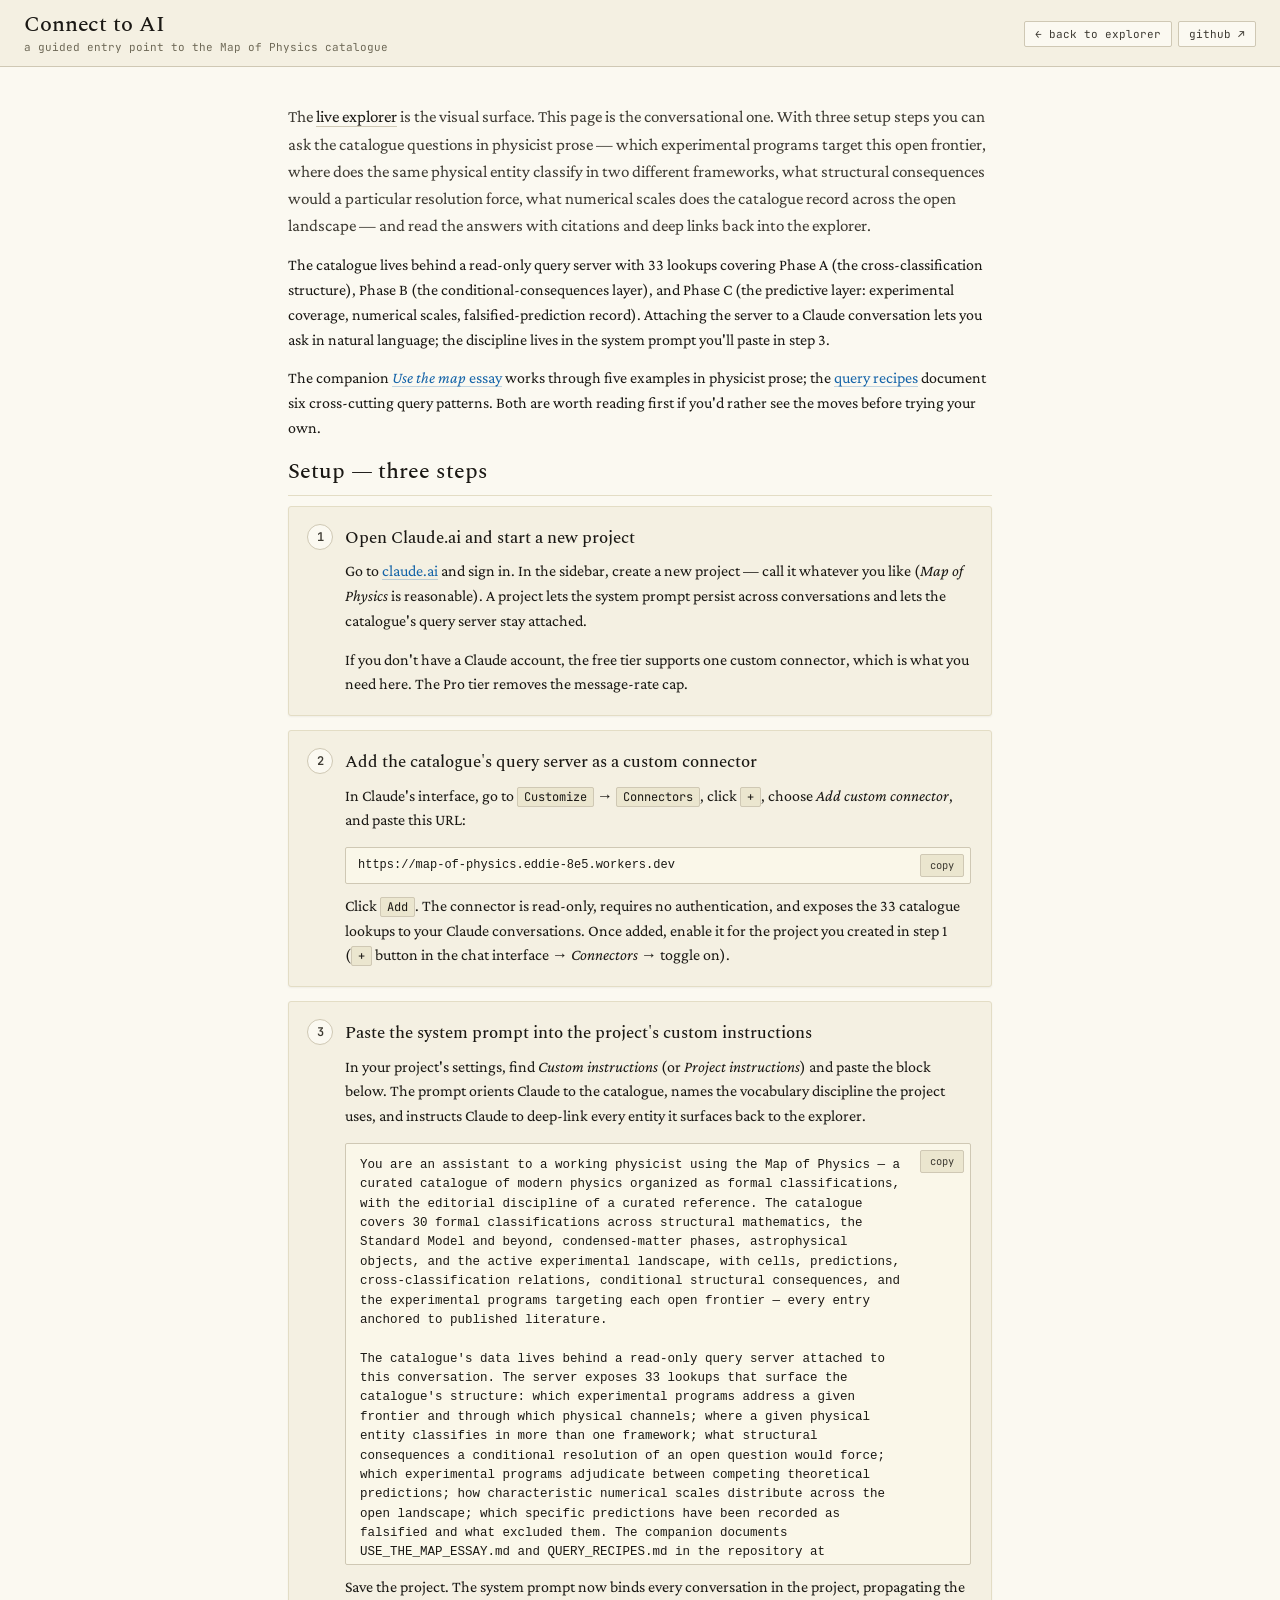
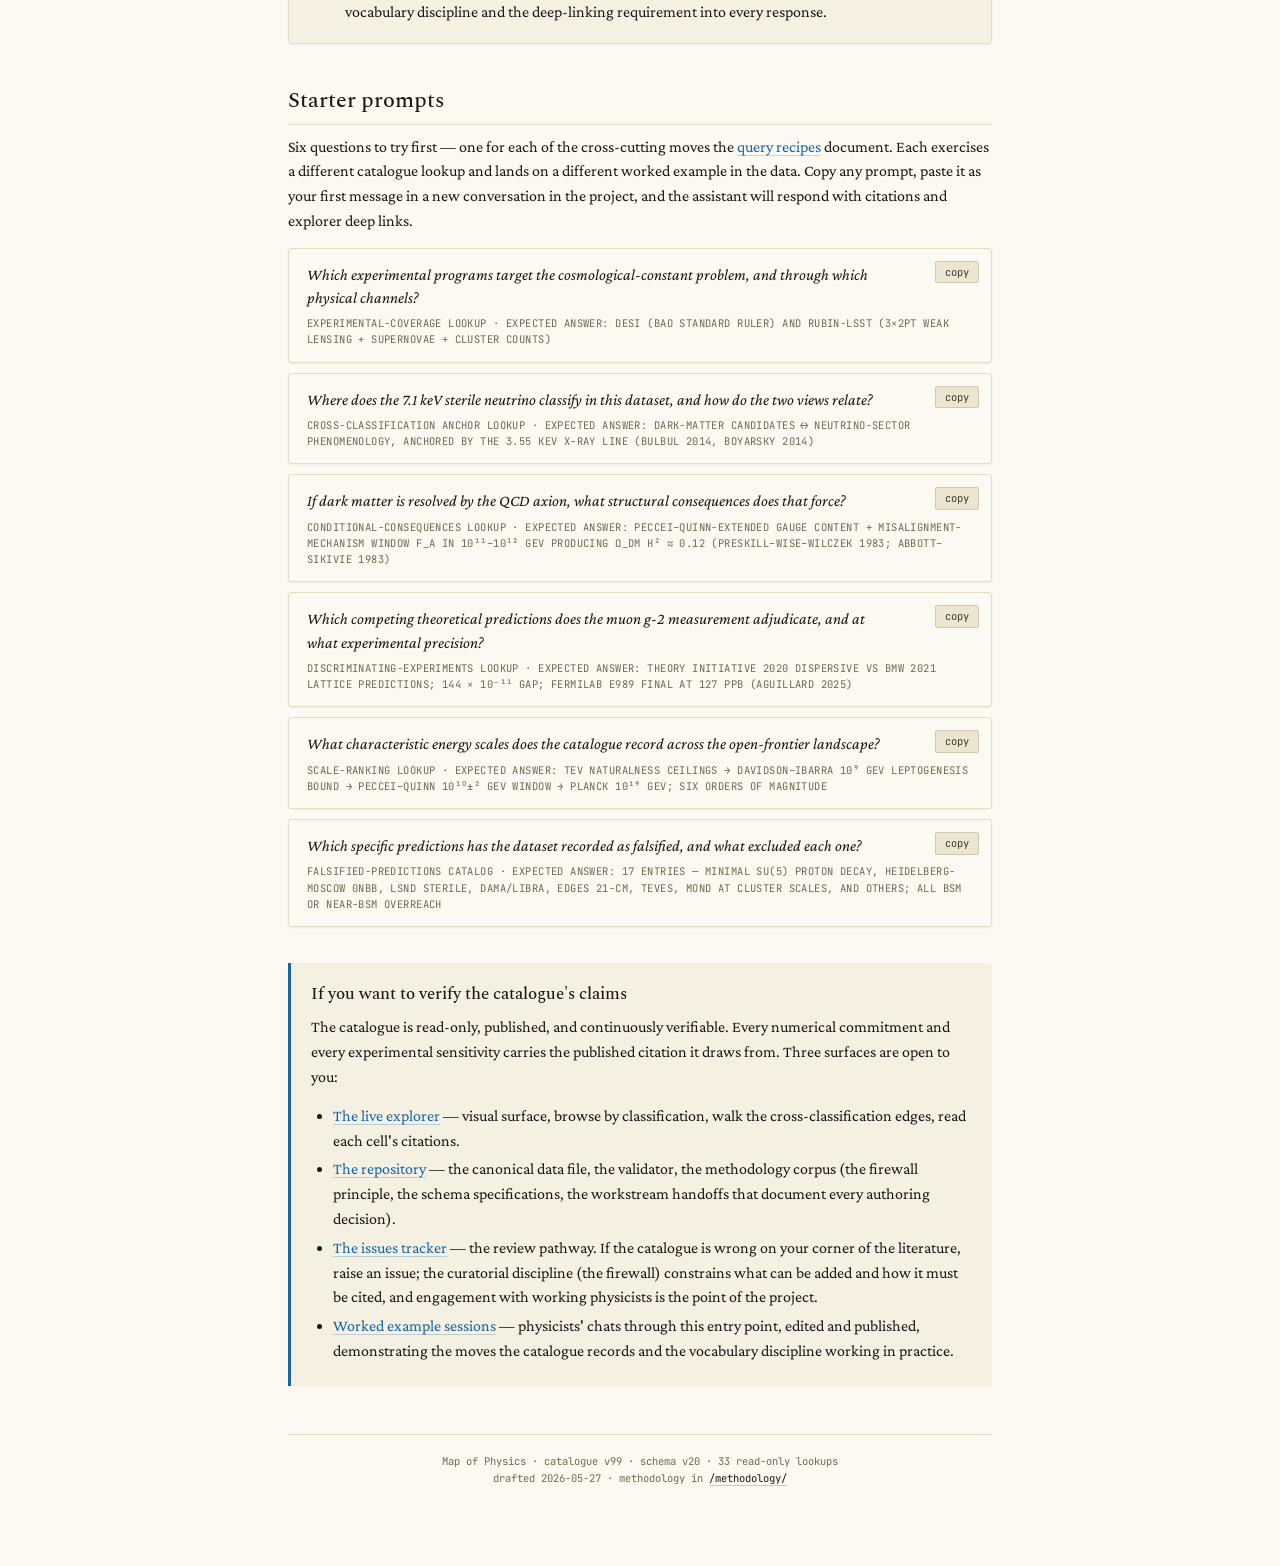
<file: explorer/ask-the-map.html>
<!DOCTYPE html>
<html lang="en">
<head>
<meta charset="UTF-8">
<meta name="viewport" content="width=device-width, initial-scale=1.0">
<title>Connect to AI — Map of Physics</title>
<link rel="preconnect" href="https://fonts.googleapis.com">
<link rel="preconnect" href="https://fonts.gstatic.com" crossorigin>
<link href="https://fonts.googleapis.com/css2?family=Crimson+Pro:ital,wght@0,300;0,400;0,500;0,600;0,700;1,400&family=JetBrains+Mono:wght@400;500;600;700&family=Spectral:ital,wght@0,300;0,400;0,500;0,600;0,700;1,400&display=swap" rel="stylesheet">
<style>
:root {
  --ink: #1a1814; --ink-soft: #3d3a32; --ink-mute: #6e6957; --ink-faint: #a09a85;
  --paper: #fbf9f1; --paper-2: #f4f0e2; --paper-3: #ebe6cf; --paper-4: #e0d9bd;
  --rule: #cfc8b4; --rule-soft: #e3ddc5;
  --accent: #8b1a1a;
  --struct: #1564A8; --hybrid: #B8860B; --phen: #2E7D5B;
  --shadow-soft: 0 1px 0 rgba(26,24,20,0.04), 0 4px 14px rgba(26,24,20,0.06);
  --shadow-tile: 0 1px 2px rgba(26,24,20,0.05);
}
*, *::before, *::after { box-sizing: border-box; }
html, body { margin: 0; padding: 0; }
body {
  font-family: 'Crimson Pro', Georgia, serif;
  color: var(--ink); background: var(--paper);
  font-size: 16px; line-height: 1.55;
  -webkit-font-smoothing: antialiased;
}
.mono { font-family: 'JetBrains Mono', monospace; }

/* ============== Masthead ============== */
header.masthead {
  background: var(--paper-2);
  border-bottom: 1px solid var(--rule);
  padding: 12px 24px 10px;
  display: flex; align-items: center; justify-content: space-between;
  gap: 16px; flex-wrap: wrap;
}
.title-block { display: flex; flex-direction: column; gap: 0; min-width: 0; }
.title-block h1 {
  margin: 0; font-family: 'Spectral', serif;
  font-weight: 500; font-size: 22px; letter-spacing: -0.005em;
  color: var(--ink); line-height: 1.15;
}
.title-block .subtitle {
  font-family: 'JetBrains Mono', monospace;
  font-size: 11px; color: var(--ink-mute); margin-top: 2px;
}
.header-actions { display: flex; gap: 6px; align-items: center; flex-wrap: wrap; }
.btn-ghost {
  font-family: 'JetBrains Mono', monospace;
  font-size: 11px; padding: 5px 10px;
  background: var(--paper); border: 1px solid var(--rule);
  color: var(--ink-soft); cursor: pointer; border-radius: 2px;
  text-decoration: none; line-height: 1.3;
  display: inline-block;
}
.btn-ghost:hover { background: var(--paper-3); border-color: var(--ink-mute); color: var(--ink); }

/* ============== Main ============== */
main {
  max-width: 760px;
  margin: 0 auto;
  padding: 36px 28px 80px;
}
h2 {
  font-family: 'Spectral', serif;
  font-weight: 500; font-size: 22px; letter-spacing: -0.003em;
  color: var(--ink); margin: 40px 0 10px;
  padding-bottom: 6px; border-bottom: 1px solid var(--rule-soft);
}
h2:first-of-type { margin-top: 0; }
h3 {
  font-family: 'Spectral', serif;
  font-weight: 500; font-size: 17px;
  color: var(--ink); margin: 22px 0 8px;
}
p { margin: 0 0 14px; }
p.lede {
  font-size: 17px; line-height: 1.6;
  color: var(--ink-soft);
}
a { color: var(--struct); text-decoration: none; border-bottom: 1px solid rgba(21,100,168,0.25); }
a:hover { border-bottom-color: var(--struct); }
a.plain { color: var(--ink); border-bottom-color: var(--rule); }
a.plain:hover { border-bottom-color: var(--ink); }

/* ============== Setup steps ============== */
.steps {
  list-style: none; padding: 0; margin: 0;
  counter-reset: step;
}
.step {
  counter-increment: step;
  padding: 18px 20px 18px 56px;
  background: var(--paper-2);
  border: 1px solid var(--rule-soft);
  border-radius: 3px;
  margin-bottom: 14px;
  position: relative;
  box-shadow: var(--shadow-tile);
}
.step::before {
  content: counter(step);
  position: absolute; left: 18px; top: 17px;
  width: 26px; height: 26px;
  border-radius: 50%;
  background: var(--paper);
  border: 1px solid var(--rule);
  font-family: 'JetBrains Mono', monospace;
  font-size: 12px; font-weight: 600;
  color: var(--ink-soft);
  display: flex; align-items: center; justify-content: center;
}
.step h3 { margin-top: 0; }
.step p:last-child { margin-bottom: 0; }

/* ============== Code blocks (URLs, system prompt) ============== */
.code-block {
  position: relative;
  background: #faf7e9;
  border: 1px solid var(--rule);
  border-radius: 2px;
  margin: 10px 0;
  font-family: 'JetBrains Mono', monospace;
  font-size: 12.5px;
  line-height: 1.55;
  color: var(--ink);
  overflow: hidden;
}
.code-block pre {
  margin: 0;
  padding: 12px 60px 12px 14px;
  white-space: pre-wrap;
  word-break: break-word;
  max-height: 420px;
  overflow-y: auto;
}
.code-block.inline pre {
  padding: 8px 60px 8px 12px;
  white-space: nowrap;
  overflow-x: auto;
  font-size: 12px;
}
.btn-copy {
  position: absolute; top: 6px; right: 6px;
  font-family: 'JetBrains Mono', monospace;
  font-size: 10.5px; padding: 4px 9px;
  background: var(--paper-3); border: 1px solid var(--rule);
  color: var(--ink-soft); cursor: pointer; border-radius: 2px;
  line-height: 1.2;
  transition: background 0.12s, color 0.12s;
}
.btn-copy:hover { background: var(--paper-4); color: var(--ink); }
.btn-copy.copied { background: var(--phen); color: var(--paper); border-color: var(--phen); }

/* ============== Starter prompts ============== */
.starters { list-style: none; padding: 0; margin: 0; }
.starter {
  background: var(--paper);
  border: 1px solid var(--rule-soft);
  border-radius: 3px;
  padding: 14px 18px;
  margin-bottom: 10px;
  position: relative;
  box-shadow: var(--shadow-tile);
}
.starter .q {
  font-family: 'Crimson Pro', Georgia, serif;
  font-style: italic;
  font-size: 16px;
  color: var(--ink);
  padding-right: 80px;
  line-height: 1.45;
}
.starter .what {
  font-family: 'JetBrains Mono', monospace;
  font-size: 10.5px;
  color: var(--ink-mute);
  margin-top: 6px;
  text-transform: uppercase;
  letter-spacing: 0.04em;
}
.starter .btn-copy {
  top: 12px;
  right: 12px;
}

/* ============== Footer / verify-the-claims ============== */
.verify {
  margin-top: 36px;
  padding: 18px 20px;
  background: var(--paper-2);
  border-left: 3px solid var(--struct);
  border-radius: 0 3px 3px 0;
}
.verify h3 { margin-top: 0; }
.verify p:last-child { margin-bottom: 0; }
.verify ul { margin: 8px 0 0; padding-left: 22px; }
.verify li { margin-bottom: 4px; }

footer.colophon {
  margin-top: 48px;
  padding-top: 18px;
  border-top: 1px solid var(--rule-soft);
  font-family: 'JetBrains Mono', monospace;
  font-size: 10.5px;
  color: var(--ink-mute);
  text-align: center;
  line-height: 1.6;
}

/* ============== Inline emphasis ============== */
.kbd {
  font-family: 'JetBrains Mono', monospace;
  font-size: 12px;
  padding: 1px 6px;
  background: var(--paper-3);
  border: 1px solid var(--rule);
  border-radius: 2px;
  color: var(--ink);
}

@media (max-width: 560px) {
  main { padding: 24px 18px 60px; }
  .step { padding: 14px 16px 14px 48px; }
  .step::before { left: 14px; top: 14px; }
  .starter .q { padding-right: 0; }
  .starter .btn-copy { position: static; margin-top: 8px; }
}
</style>
</head>
<body>

<header class="masthead">
  <div class="title-block">
    <h1>Connect to AI</h1>
    <div class="subtitle">a guided entry point to the Map of Physics catalogue</div>
  </div>
  <div class="header-actions">
    <a class="btn-ghost" href="./Map_v34_explorer.html">← back to explorer</a>
    <a class="btn-ghost" href="https://github.com/causaldynamicsemergent-gif/periodic-table-of-physics" target="_blank" rel="noopener">github ↗</a>
  </div>
</header>

<main>

<p class="lede">The <a class="plain" href="./Map_v34_explorer.html">live explorer</a> is the visual surface. This page is the conversational one. With three setup steps you can ask the catalogue questions in physicist prose — which experimental programs target this open frontier, where does the same physical entity classify in two different frameworks, what structural consequences would a particular resolution force, what numerical scales does the catalogue record across the open landscape — and read the answers with citations and deep links back into the explorer.</p>

<p>The catalogue lives behind a read-only query server with 33 lookups covering Phase A (the cross-classification structure), Phase B (the conditional-consequences layer), and Phase C (the predictive layer: experimental coverage, numerical scales, falsified-prediction record). Attaching the server to a Claude conversation lets you ask in natural language; the discipline lives in the system prompt you'll paste in step 3.</p>

<p>The companion <a href="https://github.com/causaldynamicsemergent-gif/periodic-table-of-physics/blob/main/methodology/USE_THE_MAP_ESSAY.md" target="_blank" rel="noopener"><i>Use the map</i> essay</a> works through five examples in physicist prose; the <a href="https://github.com/causaldynamicsemergent-gif/periodic-table-of-physics/blob/main/methodology/QUERY_RECIPES.md" target="_blank" rel="noopener">query recipes</a> document six cross-cutting query patterns. Both are worth reading first if you'd rather see the moves before trying your own.</p>

<h2>Setup — three steps</h2>

<ol class="steps">

  <li class="step">
    <h3>Open Claude.ai and start a new project</h3>
    <p>Go to <a href="https://claude.ai" target="_blank" rel="noopener">claude.ai</a> and sign in. In the sidebar, create a new project — call it whatever you like (<i>Map of Physics</i> is reasonable). A project lets the system prompt persist across conversations and lets the catalogue's query server stay attached.</p>
    <p>If you don't have a Claude account, the free tier supports one custom connector, which is what you need here. The Pro tier removes the message-rate cap.</p>
  </li>

  <li class="step">
    <h3>Add the catalogue's query server as a custom connector</h3>
    <p>In Claude's interface, go to <span class="kbd">Customize</span> → <span class="kbd">Connectors</span>, click <span class="kbd">+</span>, choose <i>Add custom connector</i>, and paste this URL:</p>
    <div class="code-block inline" data-copy-target="mcp-url">
      <pre id="mcp-url">https://map-of-physics.eddie-8e5.workers.dev</pre>
      <button class="btn-copy" data-copy-from="mcp-url">copy</button>
    </div>
    <p>Click <span class="kbd">Add</span>. The connector is read-only, requires no authentication, and exposes the 33 catalogue lookups to your Claude conversations. Once added, enable it for the project you created in step 1 (<span class="kbd">+</span> button in the chat interface → <i>Connectors</i> → toggle on).</p>
  </li>

  <li class="step">
    <h3>Paste the system prompt into the project's custom instructions</h3>
    <p>In your project's settings, find <i>Custom instructions</i> (or <i>Project instructions</i>) and paste the block below. The prompt orients Claude to the catalogue, names the vocabulary discipline the project uses, and instructs Claude to deep-link every entity it surfaces back to the explorer.</p>
    <div class="code-block" data-copy-target="system-prompt">
      <pre id="system-prompt">You are an assistant to a working physicist using the Map of Physics — a curated catalogue of modern physics organized as formal classifications, with the editorial discipline of a curated reference. The catalogue covers 30 formal classifications across structural mathematics, the Standard Model and beyond, condensed-matter phases, astrophysical objects, and the active experimental landscape, with cells, predictions, cross-classification relations, conditional structural consequences, and the experimental programs targeting each open frontier — every entry anchored to published literature.

The catalogue's data lives behind a read-only query server attached to this conversation. The server exposes 33 lookups that surface the catalogue's structure: which experimental programs address a given frontier and through which physical channels; where a given physical entity classifies in more than one framework; what structural consequences a conditional resolution of an open question would force; which experimental programs adjudicate between competing theoretical predictions; how characteristic numerical scales distribute across the open landscape; which specific predictions have been recorded as falsified and what excluded them. The companion documents USE_THE_MAP_ESSAY.md and QUERY_RECIPES.md in the repository at https://github.com/causaldynamicsemergent-gif/periodic-table-of-physics work through these moves with citations.

When the physicist asks a question:

1. Identify which catalogue lookups answer it. The natural mapping: "which programs target X" → the experimental-coverage lookup; "where else does X classify" → the cross-classification edge lookup; "if X is resolved, what's forced" → the conditional-consequences lookup; "what's the range of values for X" → the scale-ranking lookup; "what falsified entries are recorded" → the prediction search filtered to falsified status. Use multiple lookups in one response when the question naturally chains across them.

2. Quote the catalogue's citation strings verbatim. The dataset carries long descriptive citations including the source-value phrase the literature uses; reproduce them as the catalogue records them rather than paraphrasing. Quantitative values come with uncertainty and a direction (lower bound, upper bound, two-sided central value, or a structurally-exact value) — preserve that distinction in your answer.

3. Translate the catalogue's internal field names into physicist-natural prose before presenting. The dataset records "resolves" relations between experimental programs and their targets; surface these as "experimental coverage" or "X targets Y through channel Z". The dataset records "if_real_implies" conditional structure on open frontiers; surface these as "if real, this would force…" or "the structural consequences would be…". Internal categorical values like "exclusion_only: true" or "bound_direction: lower" become "sets an upper / lower bound" or "bounds-setting (rather than measurement-discriminating)" in your prose. Never reproduce internal field names verbatim unless you are explicitly walking the physicist through how to invoke a query themselves.

4. Avoid software-event verbs. The catalogue lookups do not "fire," "hit," or "return null." When a lookup returns no results, the empty return is often informative — the curators have encoded a structural fact by leaving the relevant collection empty. The neutrino mass-ordering example is canonical: no competing point predictions exist because nature has fixed the parameter, so the discriminating-experiments lookup returns nothing, and that emptiness is the answer. Surface this honestly: "the catalogue records no competing point predictions on this target — the experimental programs converge on a shared parameter through orthogonal channels" rather than "the tool returned empty."

5. Every response that surfaces a specific cell, open frontier, candidate-foundational program, experimental program, cross-classification edge, or formal classification MUST include a deep link to the live explorer where the entity lives. The chat is the prose layer; the explorer is the visualization layer; the deep link is the bridge between them, and physicists rely on the bridge to verify the prose against the visualized record. The live explorer is at https://causaldynamicsemergent-gif.github.io/periodic-table-of-physics/explorer/Map_v34_explorer.html with the following deep-link patterns:
   - Cell within a classification: #/fc/&lt;fc-id&gt;/&lt;cell-id&gt; — e.g. #/fc/neutrino-sector-phenomenology/cell-nu-mass-hierarchy
   - Open frontier, candidate-foundational program, or experimental program: #/discourse/&lt;node-id&gt; — e.g. #/discourse/strong-cp-problem, #/discourse/muon-g-2-continuation
   - Cross-classification edge: #/edge/&lt;edge-id&gt; — e.g. #/edge/edge-xc-dm-derives-nu-sector-partial
   - Formal classification (whole tile): #/fc/&lt;fc-id&gt; — e.g. #/fc/dark-matter-candidates
When you cite a quantitative scale, link to the cell or carrier that holds it. When you cite an experimental program's sensitivity, link to the experimental-program node. When you describe a cross-classification anchor between two views of the same physical entity, link to the cross-classification edge. Never name an entity in prose without also giving the reader the click that takes them to it.

Worked-example pattern: if the physicist asks "which programs target the strong-CP problem," a response in the right shape names both resolver programs in prose, gives each a deep link, and offers a follow-up: "The catalogue records two experimental programs targeting the strong-CP problem from complementary directions. The axion-haloscope network (ADMX, HAYSTAC, MADMAX, ABRACADABRA, DMRadio) directly searches for the axion the Peccei–Quinn mechanism introduces, reaching g_aγγ ≲ 10⁻¹⁵ GeV⁻¹ across the active mass coverage — [explorer link to #/discourse/axion-haloscope-network]. Next-generation EDM searches at PSI (n2EDM) bound the residual θ̄ via the Crewther–DiVecchia–Veneziano–Witten relation, targeting |d_n| ≲ 10⁻²⁷ e·cm — [explorer link to #/discourse/edm-program]. The two channels probe the same Peccei–Quinn resolution from opposite ends: one measures the new particle the mechanism introduces, the other bounds the order parameter the mechanism is supposed to relax. The frontier itself, with both resolvers listed: [explorer link to #/discourse/strong-cp-problem]. Would you like the conditional consequences this resolution would force?"

6. Maintain the physicist-to-physicist register throughout. Spell out author names — Davidson–Ibarra, Crewther–DiVecchia–Veneziano–Witten, Bulbul, Boyarsky, Aguillard, Aliberti — rather than abbreviating. Use the units the literature uses (GeV, M_sun, e·cm, log₁₀ where the source value is logarithmic). Render symbolic mathematics with inline math notation where natural (m_s, η_B, θ̄, g_aγγ, a_μ). Treat the reader as a colleague who will follow up by reading the citations.

The catalogue's discipline — what the project calls the firewall — constrains what can be claimed. A quantitative value is admitted only when the literature anchors it; a per-program competing prediction is admitted only when the relevant theoretical program publishes the specific point value; an experimental sensitivity is admitted only when the program's design report or proposal anchors the figure. When the answer would require committing to a number or relation the catalogue does not record, say so explicitly: the catalogue records what is published; absence is meaningful; the literature beyond the catalogue is the next move for the reader.

Current substrate state (verifiable via the catalogue's server-info lookup): canonical data version v99, schema v20, 30 formal classifications, 484 cells, 19 experimental programs, 40 experimental-coverage entries, 14 conditional-consequences carriers, 288 quantitative scales, 17 falsified predictions, 22 glossary entries. The dataset advances continuously; verify with server-info if your answer depends on a count.</pre>
      <button class="btn-copy" data-copy-from="system-prompt">copy</button>
    </div>
    <p>Save the project. The system prompt now binds every conversation in the project, propagating the vocabulary discipline and the deep-linking requirement into every response.</p>
  </li>

</ol>

<h2>Starter prompts</h2>

<p>Six questions to try first — one for each of the cross-cutting moves the <a href="https://github.com/causaldynamicsemergent-gif/periodic-table-of-physics/blob/main/methodology/QUERY_RECIPES.md" target="_blank" rel="noopener">query recipes</a> document. Each exercises a different catalogue lookup and lands on a different worked example in the data. Copy any prompt, paste it as your first message in a new conversation in the project, and the assistant will respond with citations and explorer deep links.</p>

<ol class="starters">

  <li class="starter">
    <div class="q">Which experimental programs target the cosmological-constant problem, and through which physical channels?</div>
    <div class="what">experimental-coverage lookup · expected answer: DESI (BAO standard ruler) and Rubin-LSST (3×2pt weak lensing + supernovae + cluster counts)</div>
    <button class="btn-copy" data-copy-text="Which experimental programs target the cosmological-constant problem, and through which physical channels?">copy</button>
  </li>

  <li class="starter">
    <div class="q">Where does the 7.1 keV sterile neutrino classify in this dataset, and how do the two views relate?</div>
    <div class="what">cross-classification anchor lookup · expected answer: dark-matter candidates ↔ neutrino-sector phenomenology, anchored by the 3.55 keV X-ray line (Bulbul 2014, Boyarsky 2014)</div>
    <button class="btn-copy" data-copy-text="Where does the 7.1 keV sterile neutrino classify in this dataset, and how do the two views relate?">copy</button>
  </li>

  <li class="starter">
    <div class="q">If dark matter is resolved by the QCD axion, what structural consequences does that force?</div>
    <div class="what">conditional-consequences lookup · expected answer: Peccei–Quinn-extended gauge content + misalignment-mechanism window f_a in 10¹¹–10¹² GeV producing Ω_DM h² ≈ 0.12 (Preskill–Wise–Wilczek 1983; Abbott–Sikivie 1983)</div>
    <button class="btn-copy" data-copy-text="If dark matter is resolved by the QCD axion, what structural consequences does that force?">copy</button>
  </li>

  <li class="starter">
    <div class="q">Which competing theoretical predictions does the muon g-2 measurement adjudicate, and at what experimental precision?</div>
    <div class="what">discriminating-experiments lookup · expected answer: Theory Initiative 2020 dispersive vs BMW 2021 lattice predictions; 144 × 10⁻¹¹ gap; Fermilab E989 final at 127 ppb (Aguillard 2025)</div>
    <button class="btn-copy" data-copy-text="Which competing theoretical predictions does the muon g-2 measurement adjudicate, and at what experimental precision?">copy</button>
  </li>

  <li class="starter">
    <div class="q">What characteristic energy scales does the catalogue record across the open-frontier landscape?</div>
    <div class="what">scale-ranking lookup · expected answer: TeV naturalness ceilings → Davidson–Ibarra 10⁹ GeV leptogenesis bound → Peccei–Quinn 10¹⁰±² GeV window → Planck 10¹⁹ GeV; six orders of magnitude</div>
    <button class="btn-copy" data-copy-text="What characteristic energy scales does the catalogue record across the open-frontier landscape?">copy</button>
  </li>

  <li class="starter">
    <div class="q">Which specific predictions has the dataset recorded as falsified, and what excluded each one?</div>
    <div class="what">falsified-predictions catalog · expected answer: 17 entries — minimal SU(5) proton decay, Heidelberg-Moscow 0νββ, LSND sterile, DAMA/LIBRA, EDGES 21-cm, TeVeS, MOND at cluster scales, and others; all BSM or near-BSM overreach</div>
    <button class="btn-copy" data-copy-text="Which specific predictions has the dataset recorded as falsified, and what excluded each one?">copy</button>
  </li>

</ol>

<div class="verify">
  <h3>If you want to verify the catalogue's claims</h3>
  <p>The catalogue is read-only, published, and continuously verifiable. Every numerical commitment and every experimental sensitivity carries the published citation it draws from. Three surfaces are open to you:</p>
  <ul>
    <li><a href="./Map_v34_explorer.html">The live explorer</a> — visual surface, browse by classification, walk the cross-classification edges, read each cell's citations.</li>
    <li><a href="https://github.com/causaldynamicsemergent-gif/periodic-table-of-physics" target="_blank" rel="noopener">The repository</a> — the canonical data file, the validator, the methodology corpus (the firewall principle, the schema specifications, the workstream handoffs that document every authoring decision).</li>
    <li><a href="https://github.com/causaldynamicsemergent-gif/periodic-table-of-physics/issues" target="_blank" rel="noopener">The issues tracker</a> — the review pathway. If the catalogue is wrong on your corner of the literature, raise an issue; the curatorial discipline (the firewall) constrains what can be added and how it must be cited, and engagement with working physicists is the point of the project.</li>
    <li><a href="https://github.com/causaldynamicsemergent-gif/periodic-table-of-physics/tree/main/methodology" target="_blank" rel="noopener">Worked example sessions</a> — physicists' chats through this entry point, edited and published, demonstrating the moves the catalogue records and the vocabulary discipline working in practice.</li>
  </ul>
</div>

<footer class="colophon">
  Map of Physics · catalogue v99 · schema v20 · 33 read-only lookups<br>
  drafted 2026-05-27 · methodology in <a class="plain" href="https://github.com/causaldynamicsemergent-gif/periodic-table-of-physics/tree/main/methodology" target="_blank" rel="noopener">/methodology/</a>
</footer>

</main>

<script>
(function() {
  function copyText(text, btn) {
    const restore = btn.textContent;
    const finish = (ok) => {
      btn.textContent = ok ? 'copied!' : 'copy failed';
      btn.classList.toggle('copied', ok);
      setTimeout(() => {
        btn.textContent = restore;
        btn.classList.remove('copied');
      }, 1400);
    };
    if (navigator.clipboard && navigator.clipboard.writeText) {
      navigator.clipboard.writeText(text).then(() => finish(true), () => finish(false));
    } else {
      // Fallback for older browsers
      const ta = document.createElement('textarea');
      ta.value = text;
      ta.style.position = 'fixed';
      ta.style.top = '-1000px';
      document.body.appendChild(ta);
      ta.select();
      try { document.execCommand('copy'); finish(true); }
      catch (e) { finish(false); }
      document.body.removeChild(ta);
    }
  }
  document.querySelectorAll('.btn-copy').forEach(btn => {
    btn.addEventListener('click', () => {
      const fromId = btn.getAttribute('data-copy-from');
      const directText = btn.getAttribute('data-copy-text');
      if (fromId) {
        const el = document.getElementById(fromId);
        if (el) copyText(el.textContent, btn);
      } else if (directText) {
        copyText(directText, btn);
      }
    });
  });
})();
</script>

</body>
</html>
</file>
